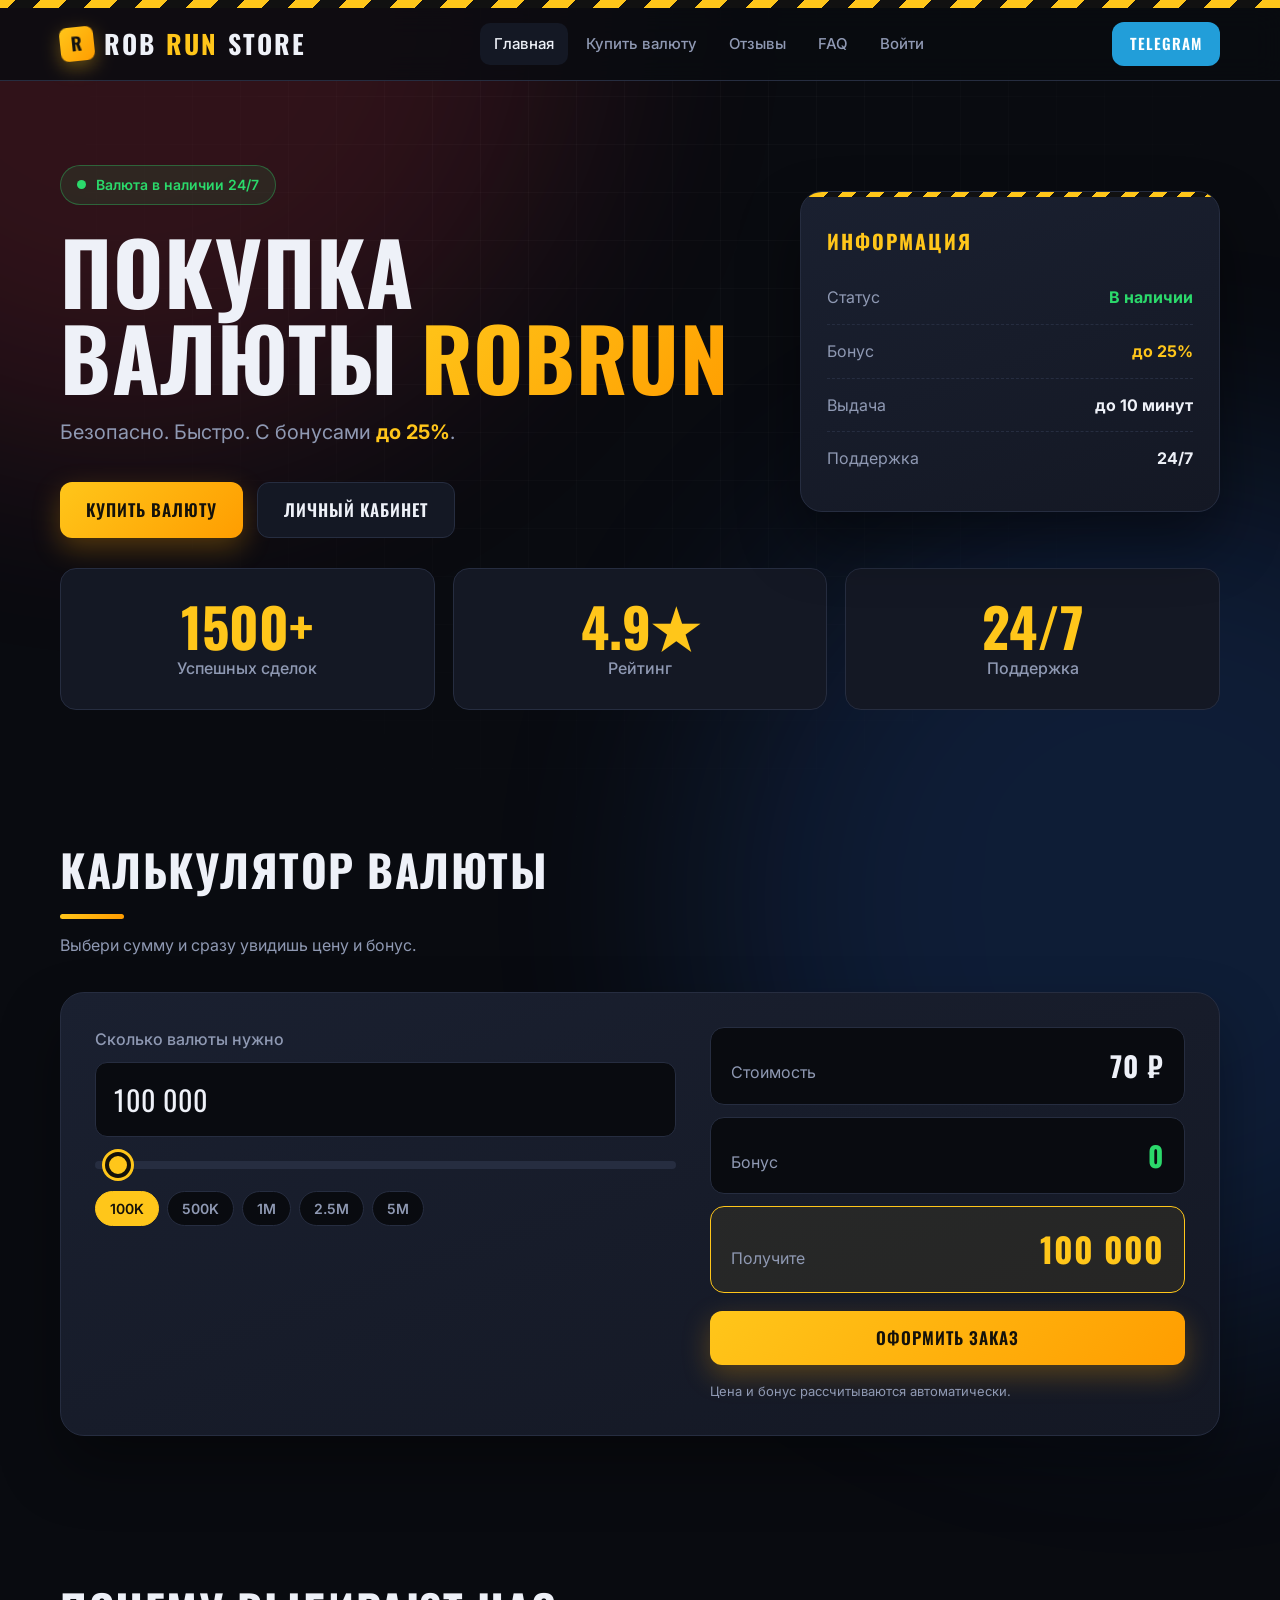
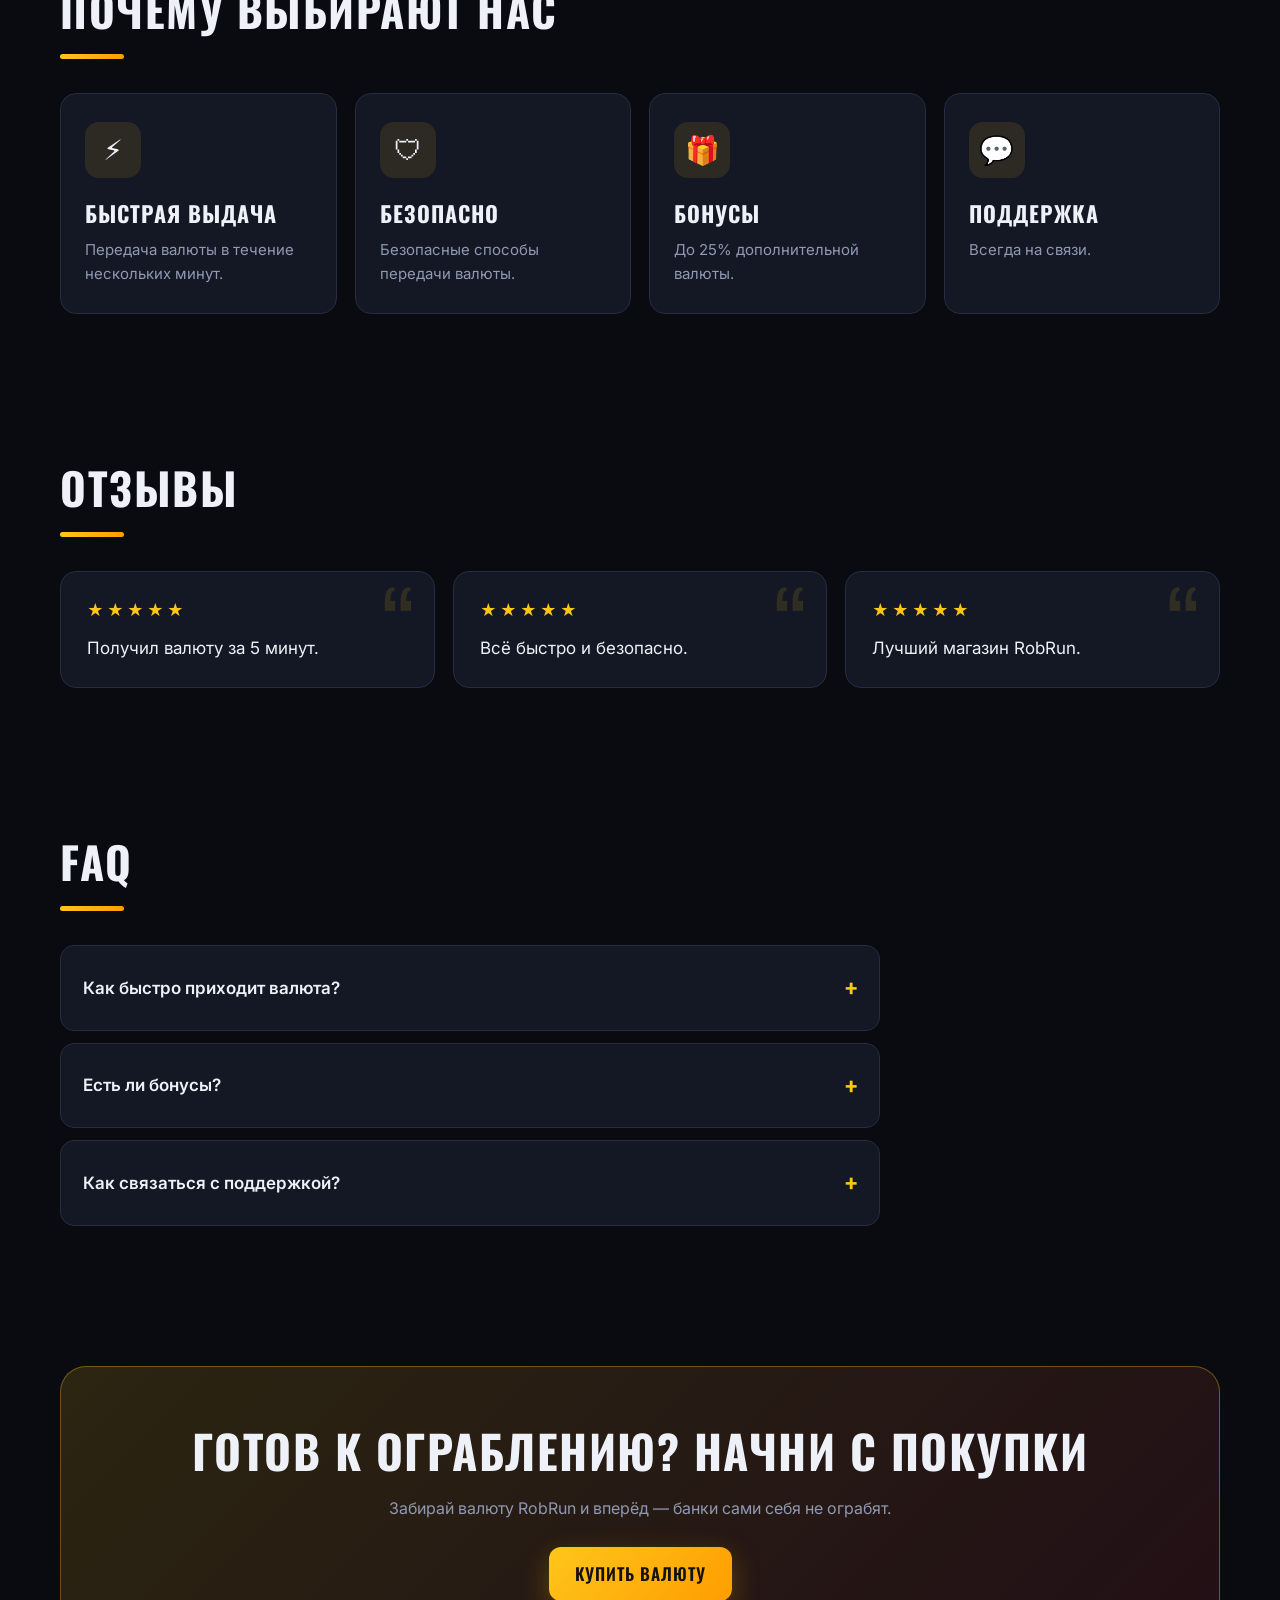
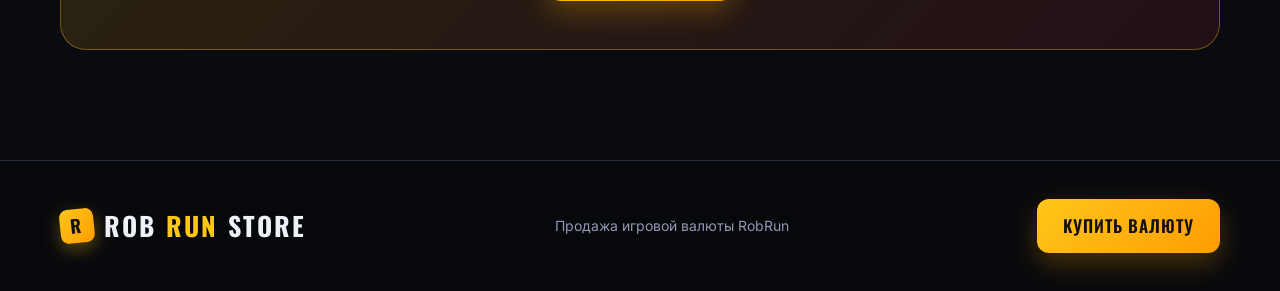
<file: index.html>
<!DOCTYPE html>
<html lang="ru">
<head>
  <meta charset="UTF-8">
  <meta name="viewport" content="width=device-width, initial-scale=1.0">
  <meta name="description" content="ROBRUN STORE — покупка игровой валюты RobRun. Быстрая выдача, бонусы до 25%, поддержка 24/7.">
  <title>ROBRUN STORE</title>
  <link rel="stylesheet" href="style.css">
</head>
<body>
  <div class="grid-bg"></div>
  <div class="tape"></div>

  <!-- ШАПКА -->
  <header class="header">
    <div class="container header-inner">
      <a href="index.html" class="logo"><div class="logo-mark">R</div>ROB<span>RUN</span> STORE</a>

      <nav class="nav" id="nav">
        <a href="index.html" class="active">Главная</a>
        <a href="shop.html">Купить валюту</a>
        <a href="reviews.html">Отзывы</a>
        <a href="faq.html">FAQ</a>
        <a href="login.html">Войти</a>
      </nav>

      <div class="header-actions">
        <!-- TODO: замени yourtelegram на свой ник -->
        <a href="https://t.me/yourtelegram" class="btn btn-tg" target="_blank" rel="noopener">Telegram</a>
        <button class="burger" id="burger" aria-label="Меню">☰</button>
      </div>
    </div>
  </header>

  <main>
    <!-- HERO -->
    <section class="hero">
      <div class="container hero-grid">
        <div>
          <div class="badge"><span class="dot"></span>Валюта в наличии 24/7</div>
          <h1>Покупка валюты <em>RobRun</em></h1>
          <p class="lead">Безопасно. Быстро. С бонусами <b>до 25%</b>.</p>
          <div class="hero-btns">
            <a href="shop.html" class="btn btn-gold">Купить валюту</a>
            <a href="account.html" class="btn btn-ghost">Личный кабинет</a>
          </div>
        </div>

        <aside class="info-card">
          <h3>Информация</h3>
          <div class="info-row"><span>Статус</span><b class="ok">В наличии</b></div>
          <div class="info-row"><span>Бонус</span><b class="gold">до 25%</b></div>
          <div class="info-row"><span>Выдача</span><b>до 10 минут</b></div>
          <div class="info-row"><span>Поддержка</span><b>24/7</b></div>
        </aside>
      </div>

      <div class="container">
        <div class="stats reveal">
          <div class="stat"><b data-count="1500" data-suffix="+">1500+</b><span>Успешных сделок</span></div>
          <div class="stat"><b>4.9★</b><span>Рейтинг</span></div>
          <div class="stat"><b>24/7</b><span>Поддержка</span></div>
        </div>
      </div>
    </section>

    <!-- КАЛЬКУЛЯТОР -->
    <section class="section" id="calc">
      <div class="container">
        <h2 class="section-title reveal">Калькулятор валюты</h2>
        <p class="section-sub reveal">Выбери сумму и сразу увидишь цену и бонус.</p>

        <div class="calc reveal">
          <div>
            <label for="amount">Сколько валюты нужно</label>
            <input id="amount" class="calc-input" type="text" inputmode="numeric" value="100 000" autocomplete="off">
            <input id="range" type="range" min="10000" max="5000000" step="10000" value="100000" aria-label="Количество валюты">
            <div class="chips" id="chips">
              <button class="chip" data-v="100000">100K</button>
              <button class="chip" data-v="500000">500K</button>
              <button class="chip" data-v="1000000">1M</button>
              <button class="chip" data-v="2500000">2.5M</button>
              <button class="chip" data-v="5000000">5M</button>
            </div>
          </div>

          <div class="calc-result">
            <div class="res"><span>Стоимость</span><b id="price">70 ₽</b></div>
            <div class="res bonus"><span>Бонус <small id="bonusPct"></small></span><b id="bonus">0</b></div>
            <div class="res total"><span>Получите</span><b id="total">100 000</b></div>
            <a href="shop.html" class="btn btn-gold">Оформить заказ</a>
            <p class="calc-note">Цена и бонус рассчитываются автоматически.</p>
          </div>
        </div>
      </div>
    </section>

    <!-- ПРЕИМУЩЕСТВА -->
    <section class="section">
      <div class="container">
        <h2 class="section-title reveal">Почему выбирают нас</h2>
        <div class="features" style="margin-top:34px">
          <div class="feature reveal"><div class="f-ico">⚡</div><h3>Быстрая выдача</h3><p>Передача валюты в течение нескольких минут.</p></div>
          <div class="feature reveal"><div class="f-ico">🛡</div><h3>Безопасно</h3><p>Безопасные способы передачи валюты.</p></div>
          <div class="feature reveal"><div class="f-ico">🎁</div><h3>Бонусы</h3><p>До 25% дополнительной валюты.</p></div>
          <div class="feature reveal"><div class="f-ico">💬</div><h3>Поддержка</h3><p>Всегда на связи.</p></div>
        </div>
      </div>
    </section>

    <!-- ОТЗЫВЫ -->
    <section class="section">
      <div class="container">
        <h2 class="section-title reveal">Отзывы</h2>
        <div class="reviews" style="margin-top:34px">
          <div class="review reveal"><div class="stars">★★★★★</div><p>Получил валюту за 5 минут.</p></div>
          <div class="review reveal"><div class="stars">★★★★★</div><p>Всё быстро и безопасно.</p></div>
          <div class="review reveal"><div class="stars">★★★★★</div><p>Лучший магазин RobRun.</p></div>
        </div>
      </div>
    </section>

    <!-- FAQ -->
    <section class="section">
      <div class="container">
        <h2 class="section-title reveal">FAQ</h2>
        <div class="faq reveal" style="margin-top:34px">
          <details>
            <summary>Как быстро приходит валюта?</summary>
            <p>Обычно от 5 до 15 минут.</p>
          </details>
          <details>
            <summary>Есть ли бонусы?</summary>
            <p>Да, до 25% в зависимости от суммы заказа.</p>
          </details>
          <details>
            <summary>Как связаться с поддержкой?</summary>
            <p>Через Telegram.</p>
          </details>
        </div>
      </div>
    </section>

    <!-- CTA -->
    <section class="section">
      <div class="container">
        <div class="cta reveal">
          <h2>Готов к ограблению? Начни с покупки</h2>
          <p>Забирай валюту RobRun и вперёд — банки сами себя не ограбят.</p>
          <a href="shop.html" class="btn btn-gold">Купить валюту</a>
        </div>
      </div>
    </section>
  </main>

  <footer class="footer">
    <div class="container footer-inner">
      <a href="index.html" class="logo"><div class="logo-mark">R</div>ROB<span>RUN</span> STORE</a>
      <p>Продажа игровой валюты RobRun</p>
      <a href="shop.html" class="btn btn-gold">Купить валюту</a>
    </div>
  </footer>

  <script>
    // ===== НАСТРОЙКИ МАГАЗИНА (меняй здесь) =====
    const PRICE_PER_UNIT = 70 / 100000;      // 70 ₽ за 100 000 валюты
    // [от какой суммы, бонус в %] — ПРИМЕР, поставь свои пороги
    const BONUS_TIERS = [
      [0, 0],
      [500000, 5],
      [1000000, 10],
      [2500000, 15],
      [5000000, 25]
    ];

    const $ = id => document.getElementById(id);
    const fmt = n => Math.round(n).toLocaleString('ru-RU').replace(/\u00A0/g, ' ');
    const amountEl = $('amount'), rangeEl = $('range');

    function bonusPercent(v) {
      let p = 0;
      for (const [from, pct] of BONUS_TIERS) if (v >= from) p = pct;
      return p;
    }

    function render(v) {
      const pct = bonusPercent(v);
      const bonus = Math.floor(v * pct / 100);
      const price = v * PRICE_PER_UNIT;
      $('price').textContent = (Number.isInteger(price) ? fmt(price) : price.toFixed(2).replace('.', ',')) + ' ₽';
      $('bonus').textContent = fmt(bonus);
      $('bonusPct').textContent = pct ? '(' + pct + '%)' : '';
      $('total').textContent = fmt(v + bonus);
      document.querySelectorAll('.chip').forEach(c => c.classList.toggle('on', +c.dataset.v === v));
    }

    function readAmount() {
      return Math.max(0, parseInt(amountEl.value.replace(/\D/g, ''), 10) || 0);
    }

    amountEl.addEventListener('input', () => {
      const v = readAmount();
      amountEl.value = v ? fmt(v) : '';
      rangeEl.value = Math.min(Math.max(v, +rangeEl.min), +rangeEl.max);
      render(v);
    });
    rangeEl.addEventListener('input', () => {
      const v = +rangeEl.value;
      amountEl.value = fmt(v);
      render(v);
    });
    $('chips').addEventListener('click', e => {
      const b = e.target.closest('.chip');
      if (!b) return;
      const v = +b.dataset.v;
      amountEl.value = fmt(v); rangeEl.value = v; render(v);
    });
    render(readAmount());

    // мобильное меню
    $('burger').addEventListener('click', () => $('nav').classList.toggle('open'));

    // плавное появление блоков
    const io = new IntersectionObserver(entries => {
      entries.forEach(en => { if (en.isIntersecting) { en.target.classList.add('show'); io.unobserve(en.target); } });
    }, { threshold: .12 });
    document.querySelectorAll('.reveal').forEach(el => io.observe(el));

    // счётчик «Успешных сделок»
    document.querySelectorAll('[data-count]').forEach(el => {
      const end = +el.dataset.count, suffix = el.dataset.suffix || '';
      let t0 = null;
      const step = ts => {
        if (!t0) t0 = ts;
        const k = Math.min((ts - t0) / 1200, 1);
        el.textContent = Math.floor(end * (1 - Math.pow(1 - k, 3))) + (k === 1 ? suffix : '');
        if (k < 1) requestAnimationFrame(step);
      };
      const o = new IntersectionObserver(es => { if (es[0].isIntersecting) { requestAnimationFrame(step); o.disconnect(); } });
      o.observe(el);
    });
  </script>
</body>
</html>
</file>
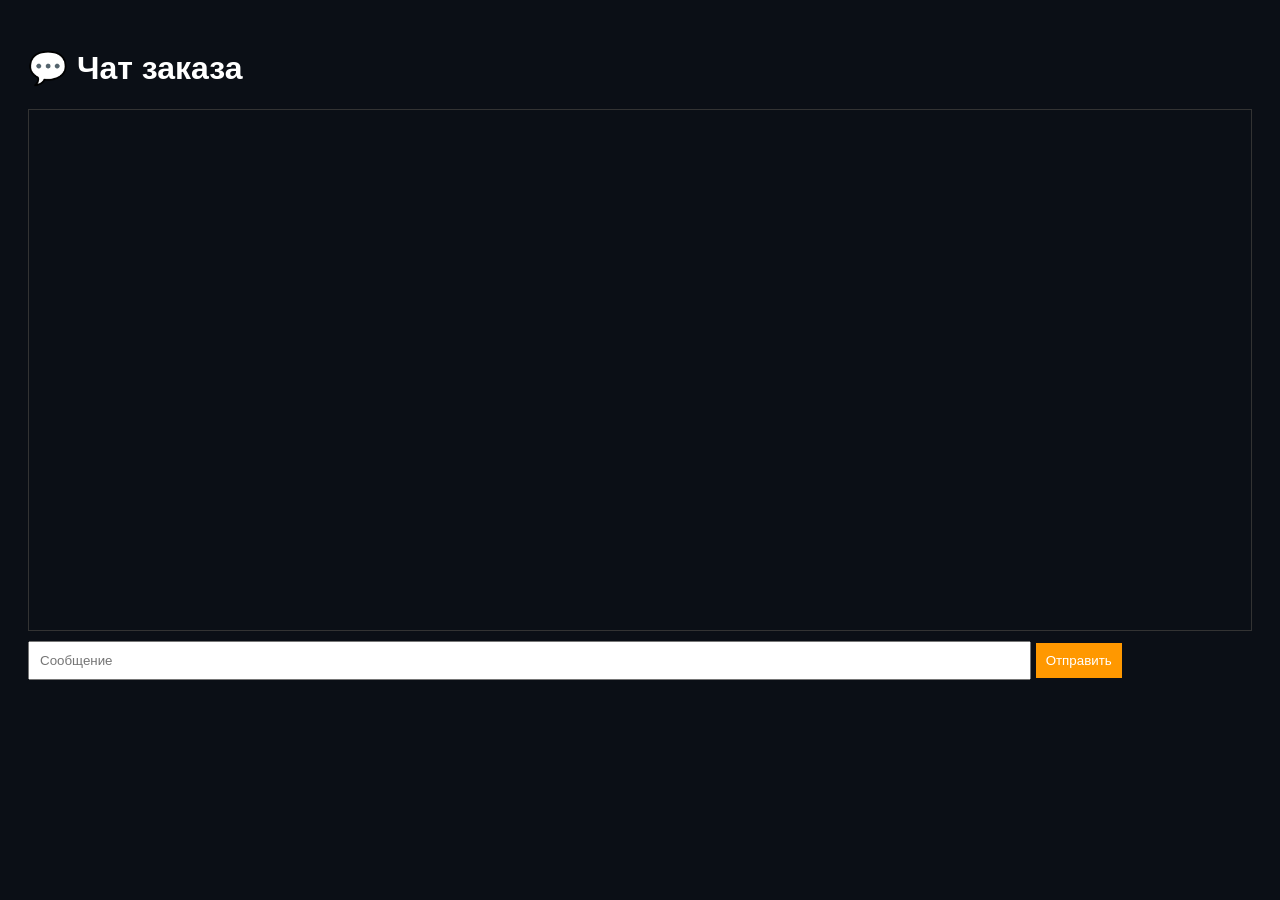
<file: chat.html>
<!DOCTYPE html>
<html>
<head>
<meta charset="UTF-8">
<title>Чат заказа</title>

<style>
body{
background:#0b0f16;
color:white;
font-family:Arial;
padding:20px;
}

#messages{
height:500px;
overflow:auto;
border:1px solid #333;
padding:10px;
margin-bottom:10px;
}

input{
width:80%;
padding:10px;
}

button{
padding:10px;
background:#ff9800;
border:none;
color:white;
cursor:pointer;
}
</style>

</head>
<body>

<h1>💬 Чат заказа</h1>

<div id="messages"></div>

<input id="messageInput" placeholder="Сообщение">
<button id="sendBtn">Отправить</button>

</body>
</html>
</file>
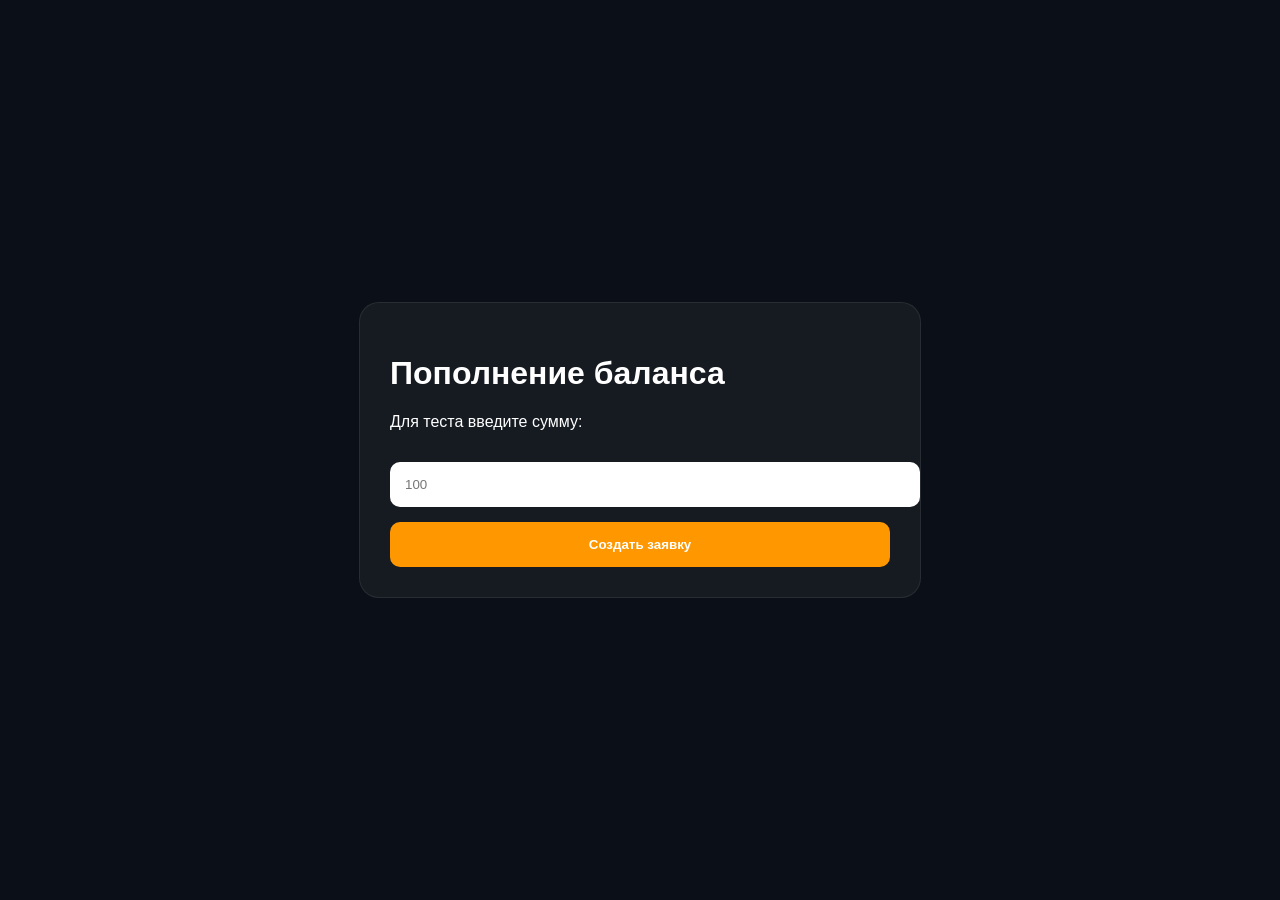
<file: deposit.html>
<!DOCTYPE html>
<html lang="ru">
<head>
<meta charset="UTF-8">
<meta name="viewport" content="width=device-width, initial-scale=1.0">
<title>Пополнение баланса</title>

<style>
body{
background:#0a0f18;
color:white;
font-family:Arial,sans-serif;
display:flex;
justify-content:center;
align-items:center;
height:100vh;
margin:0;
}

.card{
width:500px;
padding:30px;
background:#161b22;
border-radius:20px;
border:1px solid rgba(255,255,255,.08);
}

input{
width:100%;
padding:15px;
margin:15px 0;
border:none;
border-radius:10px;
}

button{
width:100%;
padding:15px;
border:none;
border-radius:10px;
cursor:pointer;
background:#ff9800;
color:white;
font-weight:bold;
}
</style>
</head>
<body>

<div class="card">

<h1>Пополнение баланса</h1>

<p>
Для теста введите сумму:
</p>

<input
id="amount"
type="number"
placeholder="100">

<button id="depositBtn">
Создать заявку
</button>

</div>

<script>
document
.getElementById("depositBtn")
.addEventListener("click",()=>{

const amount =
document.getElementById("amount").value;

alert(
"Заявка на пополнение " +
amount +
" ₽ создана"
);

});
</script>

</body>
</html>
</file>
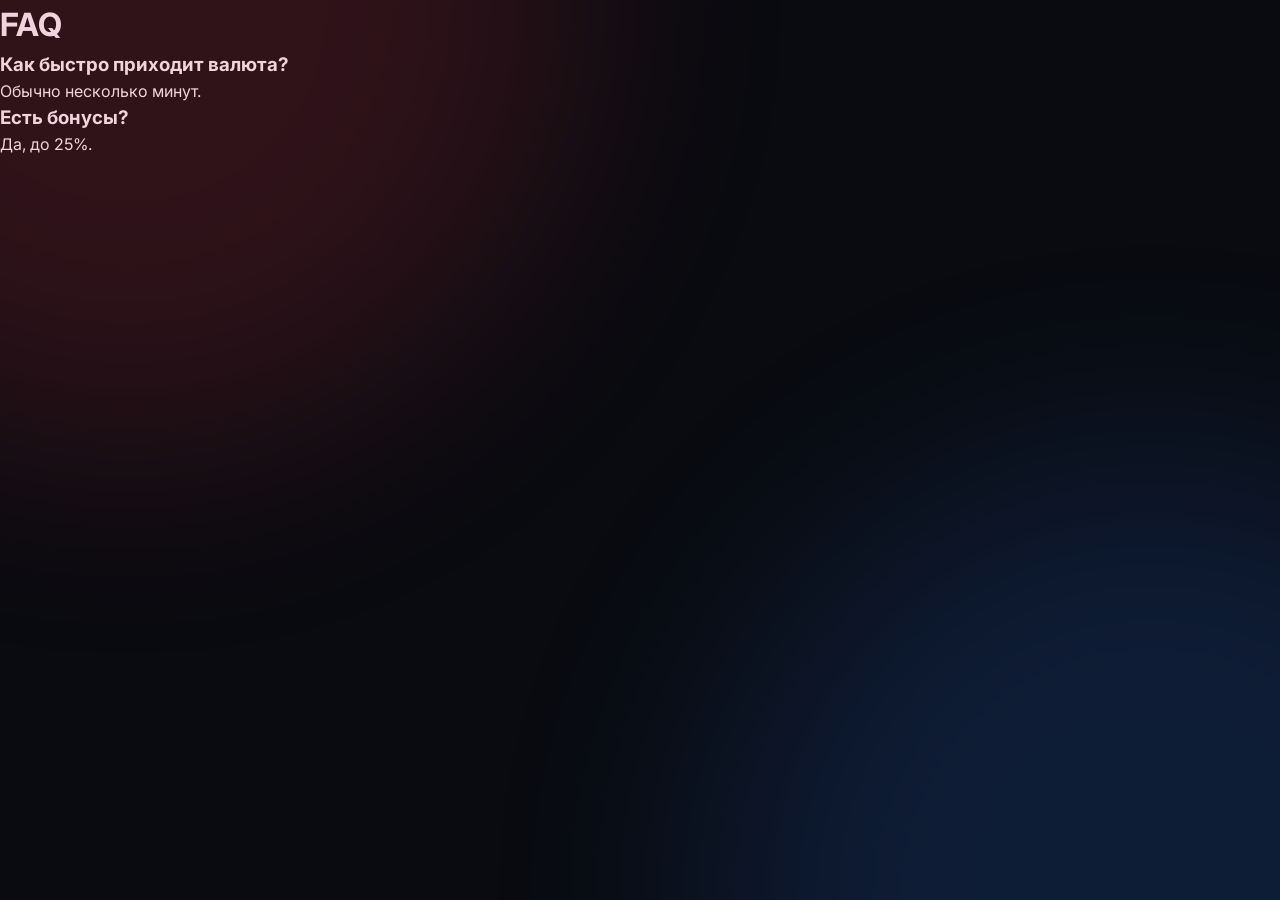
<file: faq.html>
<!DOCTYPE html>
<html lang="ru">
<head>
<meta charset="UTF-8">
<title>FAQ</title>
<link rel="stylesheet" href="style.css">
</head>
<body>

<h1>FAQ</h1>

<h3>Как быстро приходит валюта?</h3>
<p>Обычно несколько минут.</p>

<h3>Есть бонусы?</h3>
<p>Да, до 25%.</p>

</body>
</html>
</file>
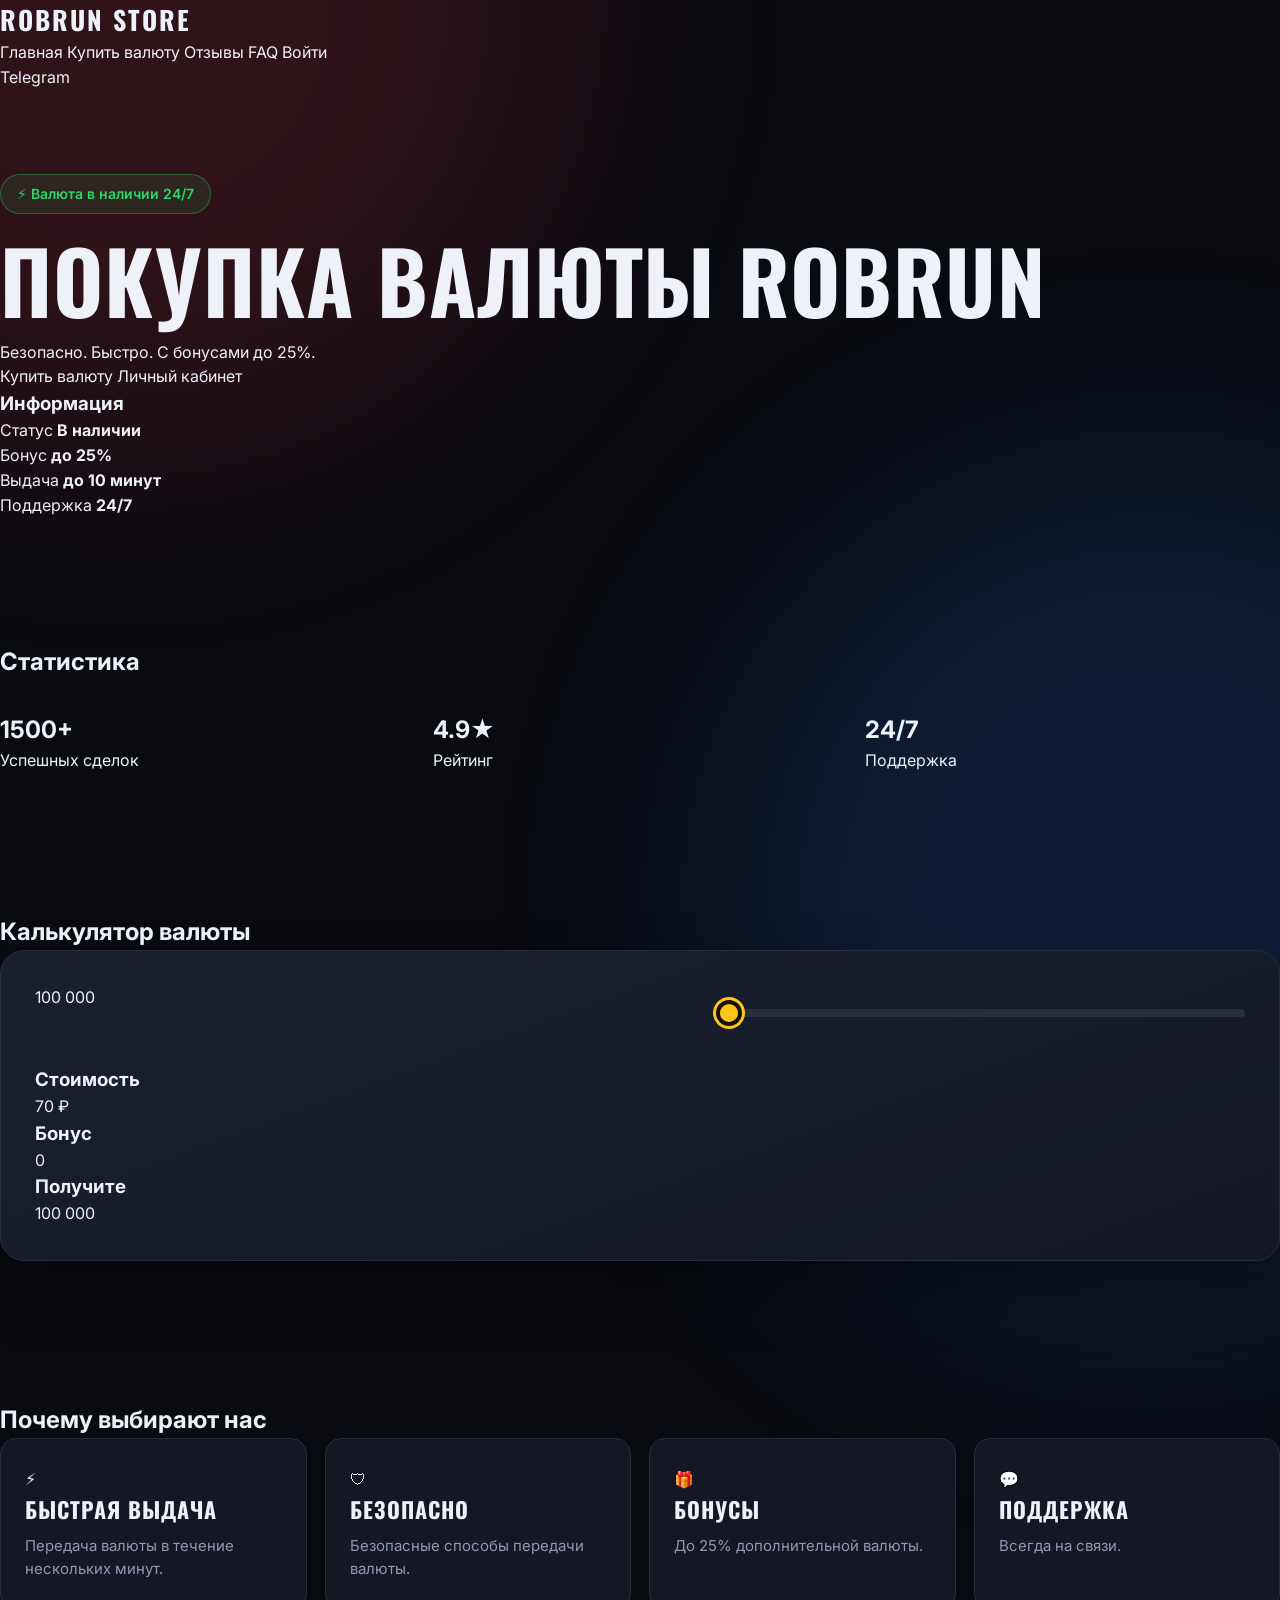
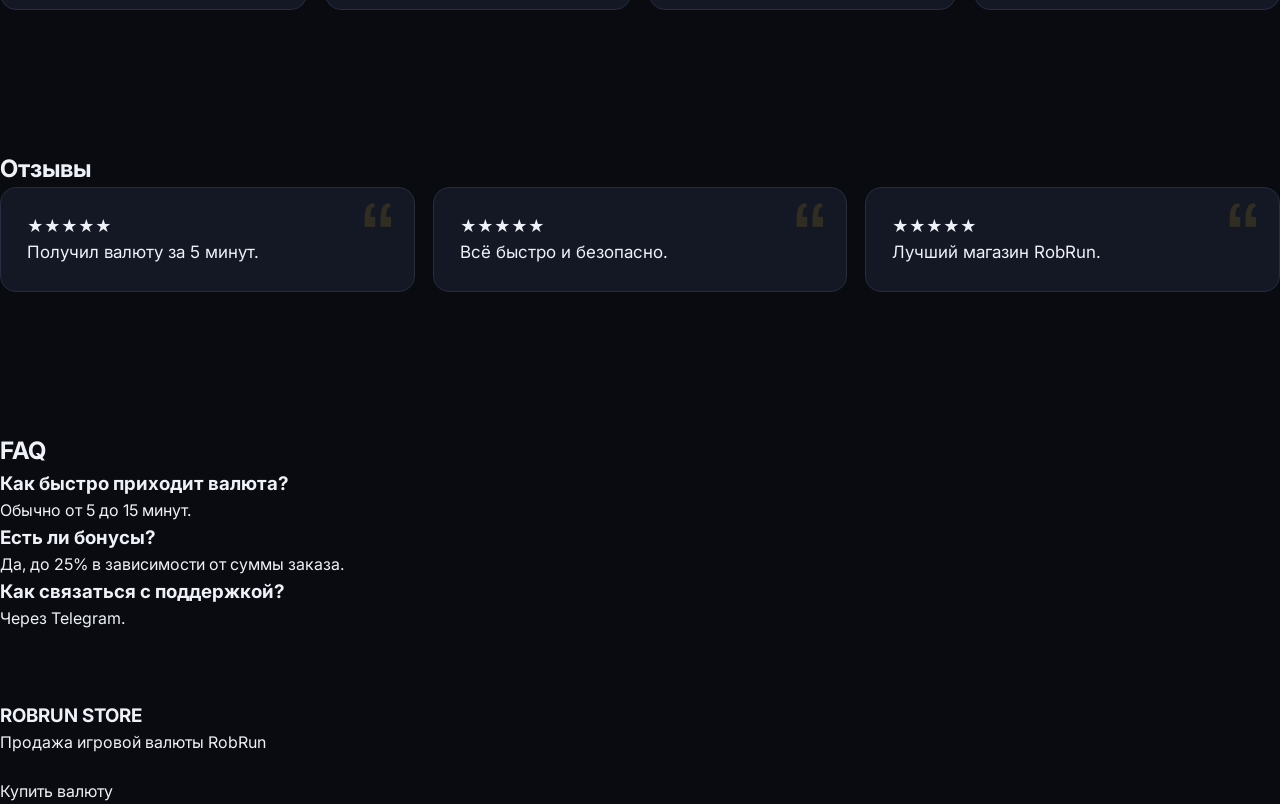
<file: indexold.html>
<!DOCTYPE html>
<html lang="ru">

<head>
    <meta charset="UTF-8">
    <meta name="viewport" content="width=device-width, initial-scale=1.0">

    <title>ROBRUN STORE</title>

    <link rel="stylesheet" href="style.css">
</head>

<body>

    <!-- HEADER -->
    <header>

        <div class="logo">
            ROBRUN STORE
        </div>

        <nav>
            <a href="index.html">Главная</a>
            <a href="shop.html">Купить валюту</a>
            <a href="reviews.html">Отзывы</a>
            <a href="faq.html">FAQ</a>
            <a href="login.html">Войти</a>
        </nav>

        <a href="https://t.me/yourtelegram" class="telegram">
            Telegram
        </a>

    </header>

    <!-- HERO -->
    <section class="hero">

        <div class="hero-left">

            <div class="badge">
                ⚡ Валюта в наличии 24/7
            </div>

            <h1>
                Покупка валюты
                <span>RobRun</span>
            </h1>

            <p>
                Безопасно. Быстро. С бонусами до 25%.
            </p>

            <div class="hero-buttons">

                <a href="shop.html" class="btn-main">
                    Купить валюту
                </a>

                <a href="account.html" class="btn-second">
                    Личный кабинет
                </a>

            </div>

        </div>

        <div class="hero-right">

            <div class="glass-card">

                <h3>Информация</h3>

                <div class="info">
                    <span>Статус</span>
                    <b class="green">В наличии</b>
                </div>

                <div class="info">
                    <span>Бонус</span>
                    <b>до 25%</b>
                </div>

                <div class="info">
                    <span>Выдача</span>
                    <b>до 10 минут</b>
                </div>

                <div class="info">
                    <span>Поддержка</span>
                    <b>24/7</b>
                </div>

            </div>

        </div>

    </section>

    <!-- СТАТИСТИКА -->
    <section class="section">

        <h2 class="title">Статистика</h2>

        <div class="stats">

            <div class="stat-card">
                <h2>1500+</h2>
                <p>Успешных сделок</p>
            </div>

            <div class="stat-card">
                <h2>4.9★</h2>
                <p>Рейтинг</p>
            </div>

            <div class="stat-card">
                <h2>24/7</h2>
                <p>Поддержка</p>
            </div>

        </div>

    </section>

    <!-- КАЛЬКУЛЯТОР -->
    <section class="section">

        <h2 class="title">Калькулятор валюты</h2>

        <div class="calc">

            <div id="amount" class="amount">
                100 000
            </div>

            <input
                type="range"
                id="slider"
                min="100000"
                max="10000000"
                step="100000"
                value="100000">

            <div class="results">

                <div class="item">
                    <h3>Стоимость</h3>
                    <p id="price">70 ₽</p>
                </div>

                <div class="item">
                    <h3>Бонус</h3>
                    <p id="bonus">0</p>
                </div>

                <div class="item">
                    <h3>Получите</h3>
                    <p id="total">100000</p>
                </div>

            </div>

        </div>

    </section>

    <!-- ПРЕИМУЩЕСТВА -->
    <section class="section">

        <h2 class="title">Почему выбирают нас</h2>

        <div class="features">

            <div class="feature">
                <span>⚡</span>
                <h3>Быстрая выдача</h3>
                <p>Передача валюты в течение нескольких минут.</p>
            </div>

            <div class="feature">
                <span>🛡</span>
                <h3>Безопасно</h3>
                <p>Безопасные способы передачи валюты.</p>
            </div>

            <div class="feature">
                <span>🎁</span>
                <h3>Бонусы</h3>
                <p>До 25% дополнительной валюты.</p>
            </div>

            <div class="feature">
                <span>💬</span>
                <h3>Поддержка</h3>
                <p>Всегда на связи.</p>
            </div>

        </div>

    </section>

    <!-- ОТЗЫВЫ -->
    <section class="section">

        <h2 class="title">Отзывы</h2>

        <div class="reviews">

            <div class="review">
                <div class="review-stars">
                    ★★★★★
                </div>

                <p>
                    Получил валюту за 5 минут.
                </p>
            </div>

            <div class="review">
                <div class="review-stars">
                    ★★★★★
                </div>

                <p>
                    Всё быстро и безопасно.
                </p>
            </div>

            <div class="review">
                <div class="review-stars">
                    ★★★★★
                </div>

                <p>
                    Лучший магазин RobRun.
                </p>
            </div>

        </div>

    </section>

    <!-- FAQ -->
    <section class="section">

        <h2 class="title">FAQ</h2>

        <div class="faq-item">
            <h3>Как быстро приходит валюта?</h3>
            <p>Обычно от 5 до 15 минут.</p>
        </div>

        <div class="faq-item">
            <h3>Есть ли бонусы?</h3>
            <p>Да, до 25% в зависимости от суммы заказа.</p>
        </div>

        <div class="faq-item">
            <h3>Как связаться с поддержкой?</h3>
            <p>Через Telegram.</p>
        </div>

    </section>

    <!-- FOOTER -->
    <footer>

        <h3>ROBRUN STORE</h3>

        <p>
            Продажа игровой валюты RobRun
        </p>

        <br>

        <a href="shop.html">
            Купить валюту
        </a>

    </footer>

    <script src="script.js"></script>

</body>
</html>
</file>
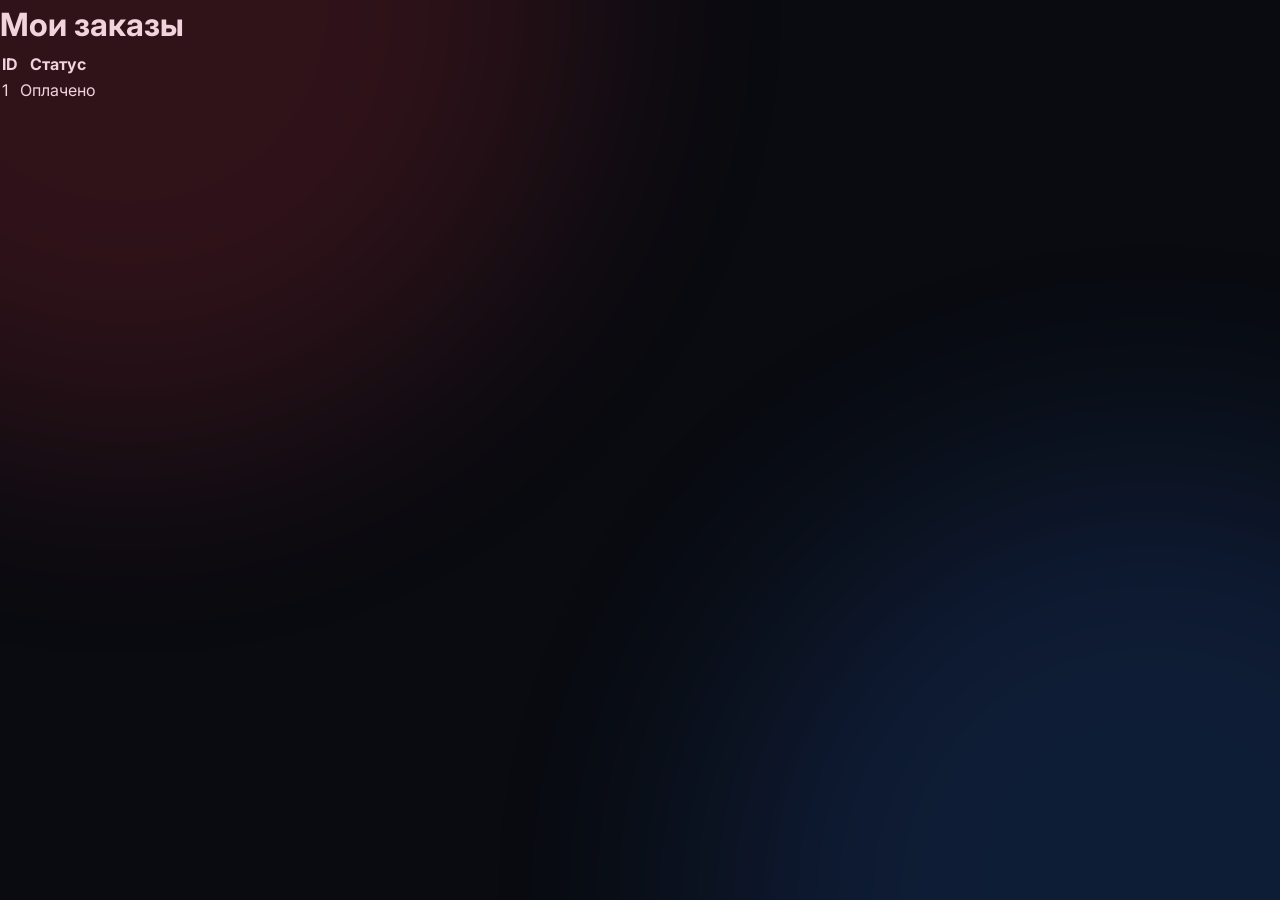
<file: orders.html>
<!DOCTYPE html>
<html lang="ru">
<head>
<meta charset="UTF-8">
<title>Заказы</title>
<link rel="stylesheet" href="style.css">
</head>
<body>

<h1>Мои заказы</h1>

<table>
<tr>
<th>ID</th>
<th>Статус</th>
</tr>

<tr>
<td>1</td>
<td>Оплачено</td>
</tr>
</table>

</body>
</html>
</file>
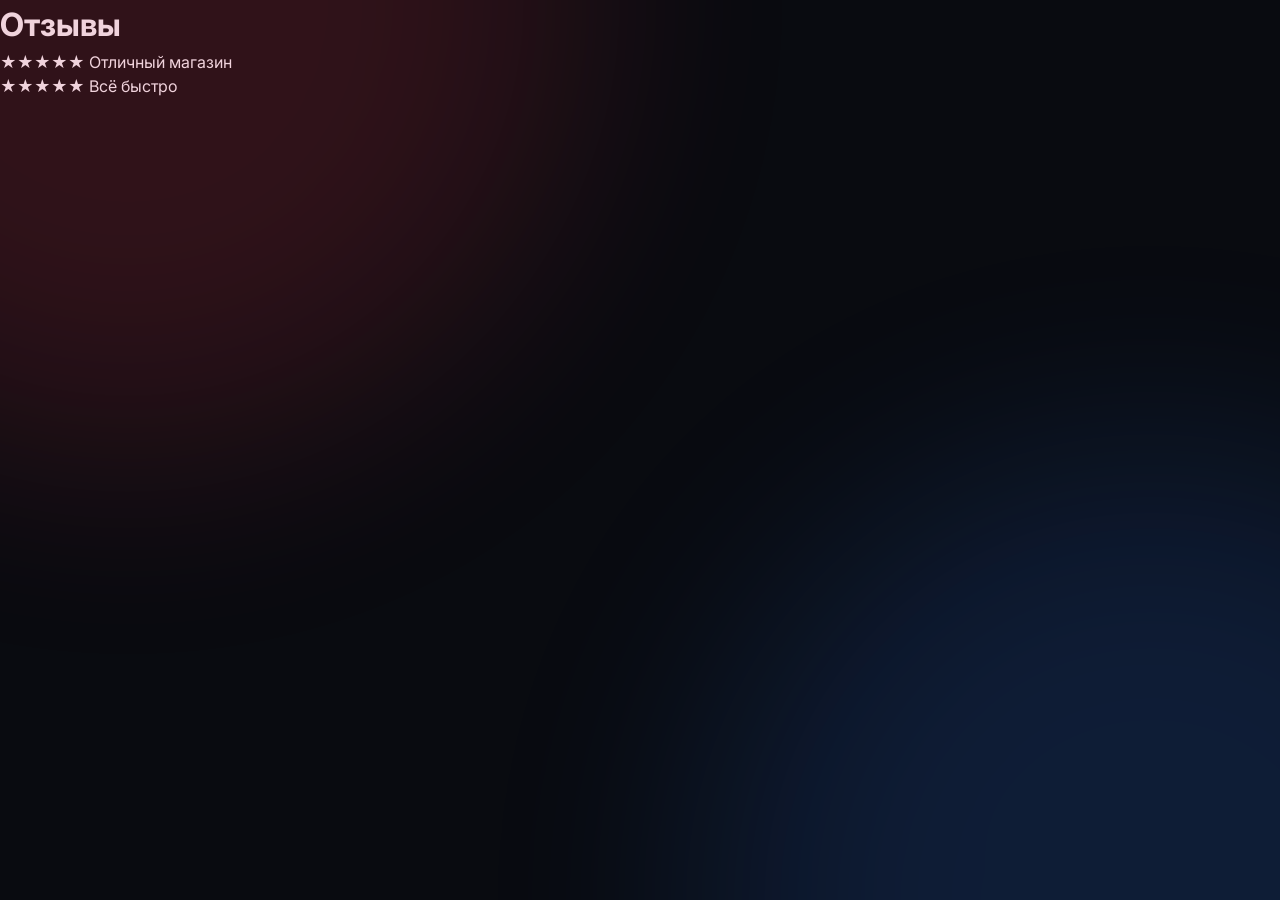
<file: reviews.html>
<!DOCTYPE html>
<html lang="ru">
<head>
<meta charset="UTF-8">
<title>Отзывы</title>
<link rel="stylesheet" href="style.css">
</head>
<body>

<h1>Отзывы</h1>

<div class="card">
★★★★★ Отличный магазин
</div>

<div class="card">
★★★★★ Всё быстро
</div>

</body>
</html>
</file>
<file: style.css>
/* ROBRUN STORE — общий стиль (crime / heist) */
@import url('https://fonts.googleapis.com/css2?family=Inter:wght@400;500;600;700&family=Oswald:wght@500;600;700&display=swap');

:root {
  --bg: #090b10;
  --bg-2: #0f121a;
  --card: #141824;
  --card-2: #1a2030;
  --line: #262d40;
  --text: #eef1f8;
  --muted: #8f99b3;
  --gold: #ffc61a;
  --gold-2: #ff9d00;
  --red: #ff3b4e;
  --blue: #2f7bff;
  --green: #2bd96b;
  --radius: 16px;
  --font-head: 'Oswald', 'Arial Narrow', Impact, sans-serif;
  --font-body: 'Inter', system-ui, -apple-system, 'Segoe UI', Roboto, sans-serif;
}

* { box-sizing: border-box; margin: 0; padding: 0; }
html { scroll-behavior: smooth; }

body {
  font-family: var(--font-body);
  background: var(--bg);
  color: var(--text);
  line-height: 1.55;
  overflow-x: hidden;
  min-height: 100vh;
}

/* Мигалки на фоне */
body::before, body::after {
  content: '';
  position: fixed;
  width: 70vmax; height: 70vmax;
  border-radius: 50%;
  filter: blur(120px);
  opacity: .16;
  pointer-events: none;
  z-index: 0;
}
body::before { background: var(--red);  top: -35vmax; left: -25vmax; animation: siren 6s ease-in-out infinite alternate; }
body::after  { background: var(--blue); bottom: -35vmax; right: -25vmax; animation: siren 6s ease-in-out infinite alternate-reverse; }
@keyframes siren { from { opacity: .05; } to { opacity: .22; } }

/* лёгкая сетка-асфальт */
.grid-bg {
  position: fixed; inset: 0; z-index: 0; pointer-events: none;
  background-image:
    linear-gradient(rgba(255,255,255,.025) 1px, transparent 1px),
    linear-gradient(90deg, rgba(255,255,255,.025) 1px, transparent 1px);
  background-size: 48px 48px;
  mask-image: radial-gradient(ellipse at 50% 20%, #000 20%, transparent 75%);
  -webkit-mask-image: radial-gradient(ellipse at 50% 20%, #000 20%, transparent 75%);
}

main, header, footer, section { position: relative; z-index: 1; }

a { color: inherit; text-decoration: none; }
img { max-width: 100%; }

.container { width: min(1160px, 92%); margin-inline: auto; }

/* ===== ЖЁЛТАЯ ЛЕНТА ===== */
.tape {
  background: repeating-linear-gradient(-45deg, var(--gold) 0 18px, #111 18px 36px);
  height: 8px;
  position: relative;
  z-index: 3;
}

/* ===== ШАПКА ===== */
.header {
  position: sticky; top: 0; z-index: 50;
  background: rgba(9, 11, 16, .82);
  backdrop-filter: blur(14px);
  -webkit-backdrop-filter: blur(14px);
  border-bottom: 1px solid var(--line);
}
.header-inner {
  display: flex; align-items: center; justify-content: space-between;
  gap: 20px; height: 72px;
}
.logo {
  font-family: var(--font-head);
  font-size: 26px; font-weight: 700; letter-spacing: 2px;
  text-transform: uppercase;
  display: flex; align-items: center; gap: 10px;
}
.logo-mark {
  width: 34px; height: 34px; border-radius: 8px;
  background: linear-gradient(135deg, var(--gold), var(--gold-2));
  color: #111; display: grid; place-items: center;
  font-size: 18px; font-weight: 700;
  transform: rotate(-6deg);
  box-shadow: 0 6px 18px rgba(255, 198, 26, .35);
}
.logo span { color: var(--gold); }

.nav { display: flex; align-items: center; gap: 4px; }
.nav a {
  padding: 9px 14px; border-radius: 10px;
  font-weight: 500; font-size: 15px; color: var(--muted);
  transition: .2s;
}
.nav a:hover, .nav a.active { color: var(--text); background: var(--card); }

.header-actions { display: flex; align-items: center; gap: 10px; }
.burger {
  display: none; width: 42px; height: 42px; border-radius: 10px;
  background: var(--card); border: 1px solid var(--line); color: var(--text);
  font-size: 20px; cursor: pointer;
}

/* ===== КНОПКИ ===== */
.btn {
  display: inline-flex; align-items: center; justify-content: center; gap: 8px;
  padding: 14px 26px; border-radius: 12px; border: 0; cursor: pointer;
  font-family: var(--font-head); font-size: 17px; font-weight: 600;
  letter-spacing: 1px; text-transform: uppercase;
  transition: transform .15s, box-shadow .2s, background .2s;
}
.btn:hover { transform: translateY(-2px); }
.btn:active { transform: translateY(0); }
.btn-gold {
  background: linear-gradient(135deg, var(--gold), var(--gold-2));
  color: #14110a;
  box-shadow: 0 10px 28px rgba(255, 170, 0, .28);
}
.btn-gold:hover { box-shadow: 0 14px 34px rgba(255, 170, 0, .45); }
.btn-ghost { background: var(--card); color: var(--text); border: 1px solid var(--line); }
.btn-ghost:hover { border-color: var(--gold); color: var(--gold); }
.btn-tg { background: #229ed9; color: #fff; padding: 10px 18px; font-size: 15px; }
.btn:focus-visible, .nav a:focus-visible, summary:focus-visible, input:focus-visible {
  outline: 2px solid var(--gold); outline-offset: 3px;
}

/* ===== HERO ===== */
.hero { padding: 84px 0 56px; }
.hero-grid {
  display: grid; grid-template-columns: 1.25fr .75fr; gap: 40px; align-items: center;
}
.badge {
  display: inline-flex; align-items: center; gap: 10px;
  padding: 8px 16px; border-radius: 999px;
  background: rgba(43, 217, 107, .1); border: 1px solid rgba(43, 217, 107, .35);
  color: var(--green); font-weight: 600; font-size: 14px;
}
.dot {
  width: 9px; height: 9px; border-radius: 50%; background: var(--green);
  box-shadow: 0 0 0 0 rgba(43, 217, 107, .7);
  animation: pulse 1.8s infinite;
}
@keyframes pulse {
  70% { box-shadow: 0 0 0 10px rgba(43, 217, 107, 0); }
  100% { box-shadow: 0 0 0 0 rgba(43, 217, 107, 0); }
}

.hero h1 {
  font-family: var(--font-head);
  font-size: clamp(44px, 7vw, 86px);
  line-height: 1; font-weight: 700; text-transform: uppercase;
  letter-spacing: 1px; margin: 22px 0 18px;
}
.hero h1 em {
  font-style: normal;
  background: linear-gradient(135deg, var(--gold), var(--gold-2));
  -webkit-background-clip: text; background-clip: text; color: transparent;
}
.hero p.lead { font-size: 20px; color: var(--muted); max-width: 520px; }
.hero p.lead b { color: var(--gold); font-weight: 700; }
.hero-btns { display: flex; flex-wrap: wrap; gap: 14px; margin-top: 34px; }

/* карточка информации */
.info-card {
  background: linear-gradient(160deg, var(--card-2), var(--card));
  border: 1px solid var(--line); border-radius: 22px; padding: 26px;
  box-shadow: 0 30px 60px rgba(0, 0, 0, .45);
  position: relative; overflow: hidden;
}
.info-card::before {
  content: ''; position: absolute; top: 0; left: 0; right: 0; height: 5px;
  background: repeating-linear-gradient(-45deg, var(--gold) 0 10px, #111 10px 20px);
}
.info-card h3 {
  font-family: var(--font-head); text-transform: uppercase; letter-spacing: 2px;
  font-size: 20px; margin: 8px 0 14px; color: var(--gold);
}
.info-row {
  display: flex; justify-content: space-between; align-items: center;
  padding: 14px 0; border-bottom: 1px dashed var(--line);
}
.info-row:last-child { border-bottom: 0; }
.info-row span { color: var(--muted); }
.info-row b { font-weight: 700; }
.info-row b.ok { color: var(--green); }
.info-row b.gold { color: var(--gold); }

/* ===== СЕКЦИИ ===== */
.section { padding: 70px 0; }
.section-title {
  font-family: var(--font-head); text-transform: uppercase;
  font-size: clamp(30px, 4vw, 44px); letter-spacing: 1.5px; margin-bottom: 8px;
}
.section-title::after {
  content: ''; display: block; width: 64px; height: 5px; margin-top: 10px;
  background: linear-gradient(90deg, var(--gold), var(--gold-2)); border-radius: 3px;
}
.section-sub { color: var(--muted); margin: 14px 0 34px; }

/* статистика */
.stats { display: grid; grid-template-columns: repeat(3, 1fr); gap: 18px; margin-top: 30px; }
.stat {
  background: var(--card); border: 1px solid var(--line); border-radius: var(--radius);
  padding: 28px; text-align: center; transition: .25s;
}
.stat:hover { border-color: var(--gold); transform: translateY(-4px); }
.stat b {
  display: block; font-family: var(--font-head); font-size: clamp(36px, 5vw, 54px);
  color: var(--gold); line-height: 1.1;
}
.stat span { color: var(--muted); font-weight: 500; }

/* калькулятор */
.calc {
  background: linear-gradient(160deg, var(--card-2), var(--card));
  border: 1px solid var(--line); border-radius: 24px; padding: 34px;
  display: grid; grid-template-columns: 1.1fr .9fr; gap: 34px;
  box-shadow: 0 30px 60px rgba(0, 0, 0, .35);
}
.calc label { display: block; color: var(--muted); font-weight: 500; margin-bottom: 10px; }
.calc-input {
  width: 100%; padding: 16px 18px; border-radius: 12px;
  background: var(--bg); border: 1px solid var(--line); color: var(--text);
  font-family: var(--font-head); font-size: 28px; letter-spacing: 1px;
}
.calc-input:focus { border-color: var(--gold); outline: none; }

input[type=range] {
  -webkit-appearance: none; appearance: none; width: 100%; height: 8px;
  border-radius: 6px; background: var(--line); margin: 24px 0 14px; outline: none;
}
input[type=range]::-webkit-slider-thumb {
  -webkit-appearance: none; width: 26px; height: 26px; border-radius: 50%;
  background: var(--gold); border: 4px solid #14110a; cursor: pointer;
  box-shadow: 0 0 0 3px var(--gold);
}
input[type=range]::-moz-range-thumb {
  width: 20px; height: 20px; border-radius: 50%;
  background: var(--gold); border: 4px solid #14110a; cursor: pointer;
  box-shadow: 0 0 0 3px var(--gold);
}

.chips { display: flex; flex-wrap: wrap; gap: 8px; margin-top: 8px; }
.chip {
  padding: 8px 14px; border-radius: 999px; background: var(--bg);
  border: 1px solid var(--line); color: var(--muted); font-size: 14px; font-weight: 600;
  cursor: pointer; transition: .2s; font-family: inherit;
}
.chip:hover, .chip.on { color: #14110a; background: var(--gold); border-color: var(--gold); }

.calc-result { display: flex; flex-direction: column; gap: 12px; justify-content: center; }
.res {
  display: flex; justify-content: space-between; align-items: baseline;
  padding: 16px 20px; border-radius: 14px; background: var(--bg); border: 1px solid var(--line);
}
.res span { color: var(--muted); }
.res b { font-family: var(--font-head); font-size: 28px; letter-spacing: 1px; }
.res.total { border-color: var(--gold); background: rgba(255, 198, 26, .07); }
.res.total b { color: var(--gold); font-size: 34px; }
.res.bonus b { color: var(--green); }
.calc-note { font-size: 13px; color: var(--muted); margin-top: 4px; }
.calc-result .btn { margin-top: 6px; }

/* преимущества */
.features { display: grid; grid-template-columns: repeat(4, 1fr); gap: 18px; }
.feature {
  background: var(--card); border: 1px solid var(--line); border-radius: var(--radius);
  padding: 28px 24px; transition: .25s; position: relative; overflow: hidden;
}
.feature::after {
  content: ''; position: absolute; inset: auto 0 0 0; height: 3px;
  background: linear-gradient(90deg, var(--gold), var(--gold-2));
  transform: scaleX(0); transform-origin: left; transition: transform .3s;
}
.feature:hover { transform: translateY(-6px); border-color: #3a4562; }
.feature:hover::after { transform: scaleX(1); }
.f-ico {
  width: 56px; height: 56px; border-radius: 14px; display: grid; place-items: center;
  font-size: 28px; background: rgba(255, 198, 26, .1); margin-bottom: 18px;
}
.feature h3 { font-family: var(--font-head); font-size: 22px; letter-spacing: 1px; text-transform: uppercase; margin-bottom: 8px; }
.feature p { color: var(--muted); font-size: 15px; }

/* отзывы */
.reviews { display: grid; grid-template-columns: repeat(3, 1fr); gap: 18px; }
.review {
  background: var(--card); border: 1px solid var(--line); border-radius: var(--radius);
  padding: 26px; position: relative;
}
.review::before {
  content: '“'; position: absolute; top: 6px; right: 20px;
  font-family: var(--font-head); font-size: 90px; color: rgba(255, 198, 26, .12); line-height: 1;
}
.stars { color: var(--gold); letter-spacing: 3px; margin-bottom: 12px; }
.review p { font-size: 17px; }

/* FAQ */
.faq { display: grid; gap: 12px; max-width: 820px; }
details {
  background: var(--card); border: 1px solid var(--line); border-radius: 14px;
  padding: 0 22px; transition: border-color .2s;
}
details[open] { border-color: var(--gold); }
summary {
  list-style: none; cursor: pointer; padding: 20px 0; font-weight: 600; font-size: 17px;
  display: flex; justify-content: space-between; align-items: center; gap: 14px;
}
summary::-webkit-details-marker { display: none; }
summary::after {
  content: '+'; font-family: var(--font-head); font-size: 28px; color: var(--gold);
  transition: transform .25s;
}
details[open] summary::after { transform: rotate(45deg); }
details p { color: var(--muted); padding-bottom: 20px; }

/* CTA */
.cta {
  background: linear-gradient(135deg, rgba(255, 198, 26, .14), rgba(255, 59, 78, .1));
  border: 1px solid rgba(255, 198, 26, .35); border-radius: 26px;
  padding: 48px 34px; text-align: center;
}
.cta h2 { font-family: var(--font-head); font-size: clamp(30px, 4vw, 46px); text-transform: uppercase; letter-spacing: 1.5px; }
.cta p { color: var(--muted); margin: 10px 0 26px; }

/* футер */
.footer { border-top: 1px solid var(--line); margin-top: 40px; padding: 38px 0; background: rgba(0, 0, 0, .25); }
.footer-inner { display: flex; flex-wrap: wrap; justify-content: space-between; align-items: center; gap: 20px; }
.footer p { color: var(--muted); font-size: 14px; }

/* появление при скролле */
.reveal { opacity: 0; transform: translateY(26px); transition: opacity .6s, transform .6s; }
.reveal.show { opacity: 1; transform: none; }

/* ===== АДАПТИВ ===== */
@media (max-width: 980px) {
  .hero-grid, .calc { grid-template-columns: 1fr; }
  .features { grid-template-columns: repeat(2, 1fr); }
  .reviews { grid-template-columns: 1fr; }
}
@media (max-width: 820px) {
  .burger { display: block; }
  .nav {
    position: absolute; top: 72px; left: 0; right: 0; flex-direction: column; align-items: stretch;
    background: var(--bg-2); border-bottom: 1px solid var(--line); padding: 12px 4%;
    display: none;
  }
  .nav.open { display: flex; }
  .nav a { padding: 14px; font-size: 17px; }
  .btn-tg { display: none; }
}
@media (max-width: 560px) {
  .hero { padding-top: 50px; }
  .stats, .features { grid-template-columns: 1fr; }
  .calc { padding: 22px; }
  .btn { width: 100%; }
  .hero-btns { flex-direction: column; }
}
@media (prefers-reduced-motion: reduce) {
  *, *::before, *::after { animation: none !important; transition: none !important; }
  .reveal { opacity: 1; transform: none; }
}
</file>
